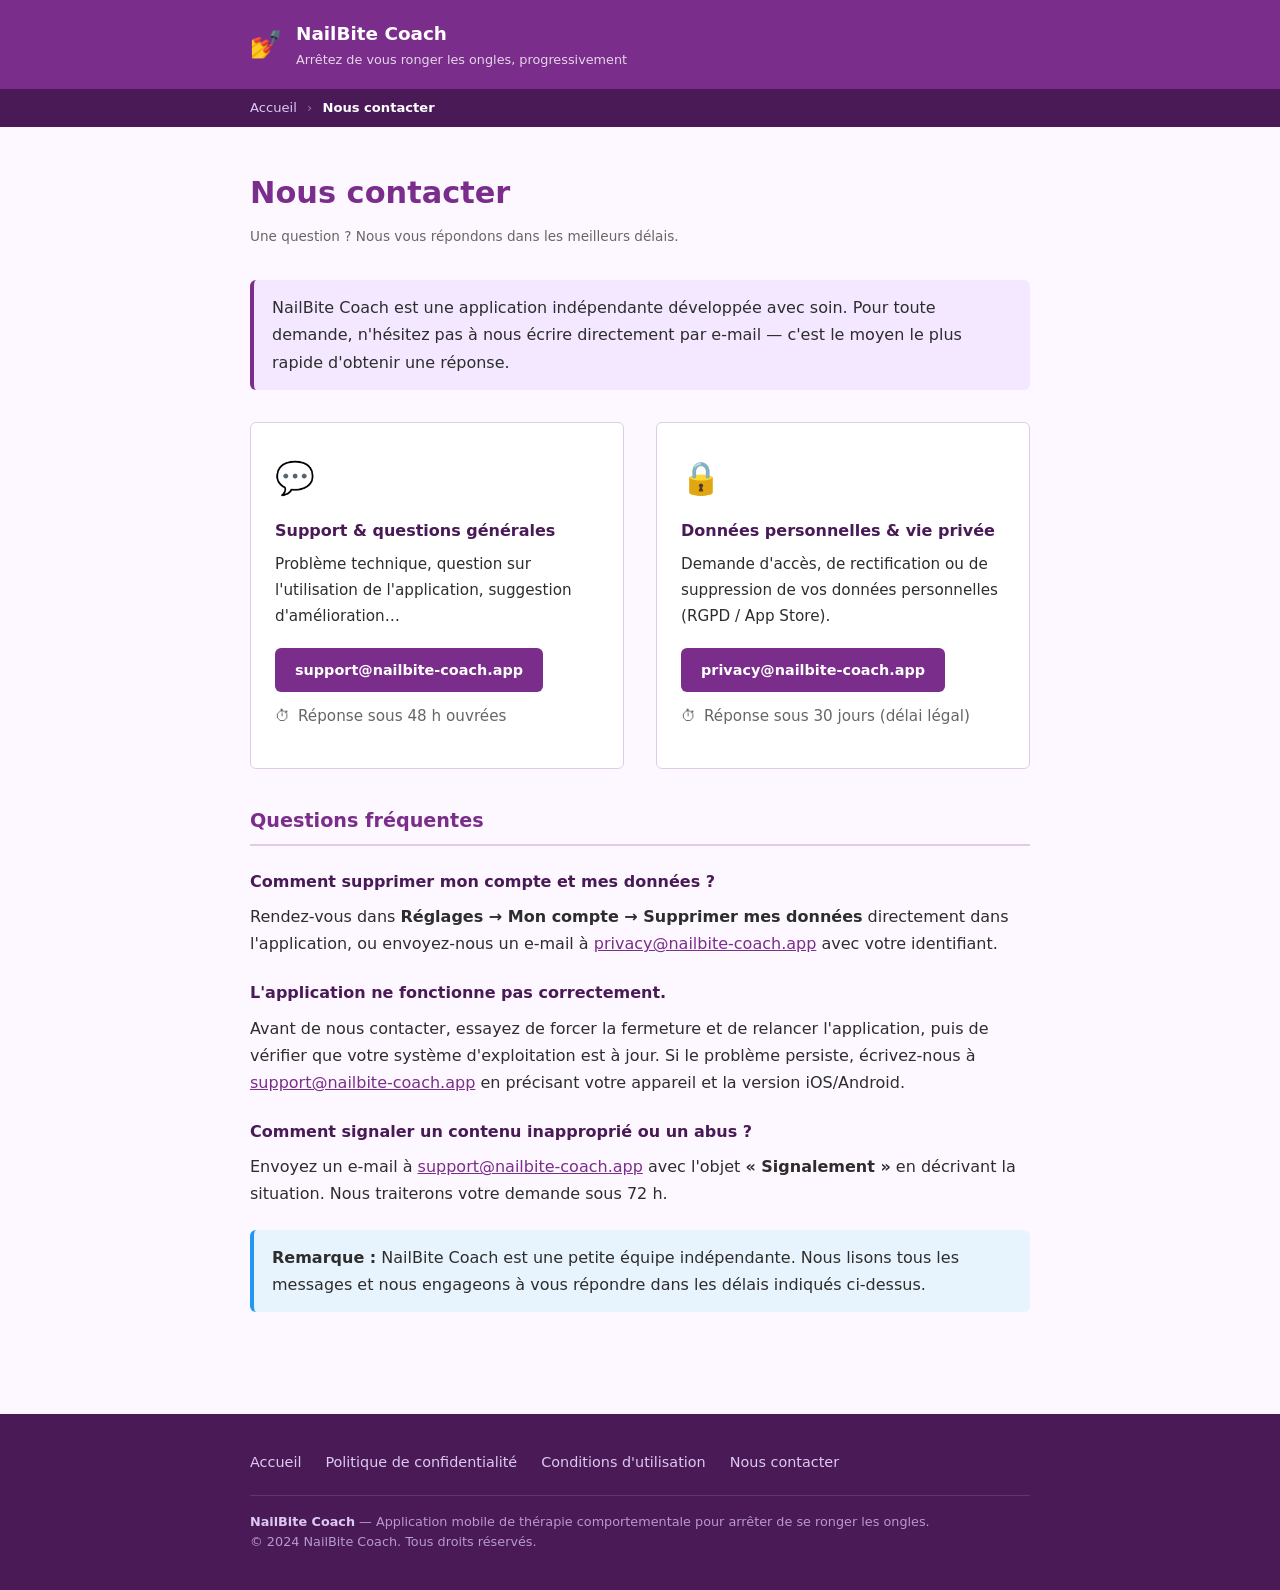
<file: legal-site/contact.html>
<!DOCTYPE html>
<html lang="fr">
<head>
  <meta charset="UTF-8" />
  <meta name="viewport" content="width=device-width, initial-scale=1.0" />
  <title>Nous contacter — NailBite Coach</title>
  <link rel="stylesheet" href="style.css" />
  <style>
    /* ── Contact-specific styles ── */
    .contact-grid {
      display: grid;
      grid-template-columns: 1fr 1fr;
      gap: 32px;
      margin-top: 32px;
    }

    .contact-card {
      background: #fff;
      border: 1px solid var(--border);
      border-radius: var(--radius);
      padding: 28px 24px;
    }

    .contact-card .contact-icon {
      font-size: 2rem;
      margin-bottom: 12px;
    }

    .contact-card h3 {
      margin-top: 0;
      margin-bottom: 8px;
      border: none;
    }

    .contact-card p {
      margin-bottom: 10px;
      font-size: 0.95rem;
    }

    .contact-card a.email-link {
      display: inline-block;
      background: var(--primary);
      color: #fff;
      text-decoration: none;
      padding: 10px 20px;
      border-radius: var(--radius);
      font-weight: 600;
      font-size: 0.9rem;
      margin-top: 8px;
      transition: background 0.15s;
    }

    .contact-card a.email-link:hover {
      background: var(--accent);
      color: #fff;
    }

    .response-time {
      display: flex;
      align-items: center;
      gap: 8px;
      font-size: 0.85rem;
      color: var(--text-muted);
      margin-top: 12px;
    }

    .response-time::before {
      content: "⏱";
    }

    @media (max-width: 600px) {
      .contact-grid {
        grid-template-columns: 1fr;
        gap: 20px;
      }
    }
  </style>
</head>
<body>

  <!-- ── Header ── -->
  <header class="site-header">
    <div class="container">
      <span class="logo">💅</span>
      <div class="brand">
        <h1>NailBite Coach</h1>
        <p>Arrêtez de vous ronger les ongles, progressivement</p>
      </div>
    </div>
  </header>

  <!-- ── Breadcrumb ── -->
  <nav class="site-nav" aria-label="Fil d'ariane">
    <div class="container">
      <a href="index.html">Accueil</a>
      <span class="sep">›</span>
      <span class="current">Nous contacter</span>
    </div>
  </nav>

  <!-- ── Main ── -->
  <main>
    <div class="container">

      <h1 class="page-title">Nous contacter</h1>
      <p class="page-date">Une question ? Nous vous répondons dans les meilleurs délais.</p>

      <div class="box box-purple">
        <p>NailBite Coach est une application indépendante développée avec soin. Pour toute demande, n'hésitez pas à nous écrire directement par e-mail — c'est le moyen le plus rapide d'obtenir une réponse.</p>
      </div>

      <div class="contact-grid">

        <!-- Support général -->
        <div class="contact-card">
          <div class="contact-icon">💬</div>
          <h3>Support &amp; questions générales</h3>
          <p>Problème technique, question sur l'utilisation de l'application, suggestion d'amélioration…</p>
          <a href="mailto:support@nailbite-coach.app" class="email-link">support@nailbite-coach.app</a>
          <p class="response-time">Réponse sous 48 h ouvrées</p>
        </div>

        <!-- Données personnelles -->
        <div class="contact-card">
          <div class="contact-icon">🔒</div>
          <h3>Données personnelles &amp; vie privée</h3>
          <p>Demande d'accès, de rectification ou de suppression de vos données personnelles (RGPD / App Store).</p>
          <a href="mailto:privacy@nailbite-coach.app" class="email-link">privacy@nailbite-coach.app</a>
          <p class="response-time">Réponse sous 30 jours (délai légal)</p>
        </div>

      </div>

      <!-- ── FAQ rapide ── -->
      <h2>Questions fréquentes</h2>

      <h3>Comment supprimer mon compte et mes données ?</h3>
      <p>Rendez-vous dans <strong>Réglages → Mon compte → Supprimer mes données</strong> directement dans l'application, ou envoyez-nous un e-mail à <a href="mailto:privacy@nailbite-coach.app">privacy@nailbite-coach.app</a> avec votre identifiant.</p>

      <h3>L'application ne fonctionne pas correctement.</h3>
      <p>Avant de nous contacter, essayez de forcer la fermeture et de relancer l'application, puis de vérifier que votre système d'exploitation est à jour. Si le problème persiste, écrivez-nous à <a href="mailto:support@nailbite-coach.app">support@nailbite-coach.app</a> en précisant votre appareil et la version iOS/Android.</p>

      <h3>Comment signaler un contenu inapproprié ou un abus ?</h3>
      <p>Envoyez un e-mail à <a href="mailto:support@nailbite-coach.app">support@nailbite-coach.app</a> avec l'objet <strong>« Signalement »</strong> en décrivant la situation. Nous traiterons votre demande sous 72 h.</p>

      <div class="box box-info">
        <p><strong>Remarque :</strong> NailBite Coach est une petite équipe indépendante. Nous lisons tous les messages et nous engageons à vous répondre dans les délais indiqués ci-dessus.</p>
      </div>

    </div>
  </main>

  <!-- ── Footer ── -->
  <footer class="site-footer">
    <div class="container">
      <div class="footer-links">
        <a href="index.html">Accueil</a>
        <a href="privacy.html">Politique de confidentialité</a>
        <a href="terms.html">Conditions d'utilisation</a>
        <a href="contact.html">Nous contacter</a>
      </div>
      <hr class="footer-divider" />
      <p class="footer-meta">
        <strong>NailBite Coach</strong> — Application mobile de thérapie comportementale pour arrêter de se ronger les ongles.<br />
        © 2024 NailBite Coach. Tous droits réservés.
      </p>
    </div>
  </footer>

</body>
</html>
</file>
<file: legal-site/style.css>
/* =====================================================
   NailBite Coach — Legal Site Shared Styles
   ===================================================== */

*, *::before, *::after {
  box-sizing: border-box;
  margin: 0;
  padding: 0;
}

:root {
  --primary:     #7b2d8b;
  --primary-dark:#4a1a57;
  --primary-light:#f3e8ff;
  --accent:      #e91e8c;
  --bg:          #fdf8ff;
  --text:        #2d2d2d;
  --text-muted:  #666;
  --border:      #e0cce8;
  --warning-bg:  #fff8e1;
  --warning-bdr: #ffc107;
  --info-bg:     #e8f4fd;
  --info-bdr:    #2196f3;
  --radius:      6px;
}

html { scroll-behavior: smooth; }

body {
  font-family: system-ui, -apple-system, "Segoe UI", Roboto, Helvetica, Arial, sans-serif;
  background: var(--bg);
  color: var(--text);
  line-height: 1.7;
  font-size: 16px;
}

/* ── Layout ── */
.container {
  max-width: 820px;
  margin: 0 auto;
  padding: 0 20px;
}

/* ── Header ── */
.site-header {
  background: var(--primary);
  color: #fff;
  padding: 18px 0;
}

.site-header .container {
  display: flex;
  align-items: center;
  gap: 14px;
}

.site-header .logo {
  font-size: 1.6rem;
}

.site-header .brand h1 {
  font-size: 1.15rem;
  font-weight: 700;
  color: #fff;
  margin: 0;
}

.site-header .brand p {
  font-size: 0.8rem;
  opacity: 0.8;
  margin: 0;
}

/* ── Nav breadcrumb ── */
.site-nav {
  background: var(--primary-dark);
  padding: 8px 0;
  font-size: 0.82rem;
}

.site-nav a {
  color: #ddc9f0;
  text-decoration: none;
}

.site-nav a:hover { text-decoration: underline; }
.site-nav .sep { color: #9b72b0; margin: 0 6px; }
.site-nav .current { color: #fff; font-weight: 600; }

/* ── Main content ── */
main {
  padding: 40px 0 60px;
}

.page-title {
  font-size: 1.9rem;
  color: var(--primary);
  margin-bottom: 6px;
}

.page-date {
  font-size: 0.85rem;
  color: var(--text-muted);
  margin-bottom: 32px;
}

/* ── Typography ── */
h2 {
  font-size: 1.2rem;
  color: var(--primary);
  margin: 36px 0 10px;
  padding-bottom: 6px;
  border-bottom: 2px solid var(--border);
}

h3 {
  font-size: 1rem;
  color: var(--primary-dark);
  margin: 22px 0 8px;
  font-weight: 600;
}

p { margin-bottom: 14px; }

ul, ol {
  padding-left: 24px;
  margin-bottom: 14px;
}

li { margin-bottom: 6px; }

a {
  color: var(--primary);
  text-decoration: underline;
}

a:hover { color: var(--accent); }

strong { font-weight: 600; }

/* ── Call-out boxes ── */
.box {
  border-radius: var(--radius);
  padding: 14px 18px;
  margin: 22px 0;
  border-left: 4px solid;
}

.box-purple {
  background: var(--primary-light);
  border-color: var(--primary);
}

.box-warning {
  background: var(--warning-bg);
  border-color: var(--warning-bdr);
}

.box-info {
  background: var(--info-bg);
  border-color: var(--info-bdr);
}

.box p:last-child { margin-bottom: 0; }

/* ── Table ── */
.data-table {
  width: 100%;
  border-collapse: collapse;
  margin: 20px 0;
  font-size: 0.9rem;
}

.data-table th,
.data-table td {
  border: 1px solid var(--border);
  padding: 10px 14px;
  text-align: left;
  vertical-align: top;
}

.data-table th {
  background: var(--primary-light);
  color: var(--primary-dark);
  font-weight: 600;
}

.data-table tr:nth-child(even) td {
  background: #faf5ff;
}

/* ── Tag ── */
.tag {
  display: inline-block;
  font-size: 0.75rem;
  padding: 2px 8px;
  border-radius: 12px;
  font-weight: 600;
}

.tag-green  { background: #e8f5e9; color: #2e7d32; }
.tag-red    { background: #fce4ec; color: #c62828; }
.tag-orange { background: #fff3e0; color: #e65100; }

/* ── Landing cards ── */
.card-grid {
  display: grid;
  grid-template-columns: repeat(auto-fit, minmax(180px, 1fr));
  gap: 18px;
  margin: 30px 0;
}

.card {
  background: #fff;
  border: 1px solid var(--border);
  border-radius: var(--radius);
  padding: 22px 18px;
  text-decoration: none;
  color: var(--text);
  transition: box-shadow 0.15s, transform 0.15s;
  display: block;
}

.card:hover {
  box-shadow: 0 4px 16px rgba(123,45,139,0.12);
  transform: translateY(-2px);
  color: var(--text);
  text-decoration: none;
}

.card .card-icon { font-size: 2rem; margin-bottom: 10px; }
.card .card-title { font-weight: 700; color: var(--primary); margin-bottom: 6px; }
.card .card-desc { font-size: 0.85rem; color: var(--text-muted); }

/* ── Footer ── */
.site-footer {
  background: var(--primary-dark);
  color: #e8d5f5;
  padding: 36px 0 24px;
  margin-top: 20px;
}

.site-footer .footer-links {
  display: flex;
  flex-wrap: wrap;
  gap: 8px 24px;
  margin-bottom: 20px;
}

.site-footer .footer-links a {
  color: #ddc9f0;
  text-decoration: none;
  font-size: 0.9rem;
}

.site-footer .footer-links a:hover {
  color: #fff;
  text-decoration: underline;
}

.site-footer .footer-divider {
  border: none;
  border-top: 1px solid rgba(255,255,255,0.12);
  margin: 16px 0;
}

.site-footer .footer-meta {
  font-size: 0.8rem;
  color: #b899cc;
  line-height: 1.6;
}

.site-footer .footer-meta strong {
  color: #ddc9f0;
}

/* ── Responsive ── */
@media (max-width: 600px) {
  .page-title { font-size: 1.4rem; }
  h2 { font-size: 1.05rem; }
  .data-table { font-size: 0.8rem; }
  .data-table th, .data-table td { padding: 8px 10px; }
  .site-header .brand h1 { font-size: 1rem; }
  .card-grid { grid-template-columns: 1fr 1fr; }
}
</file>
